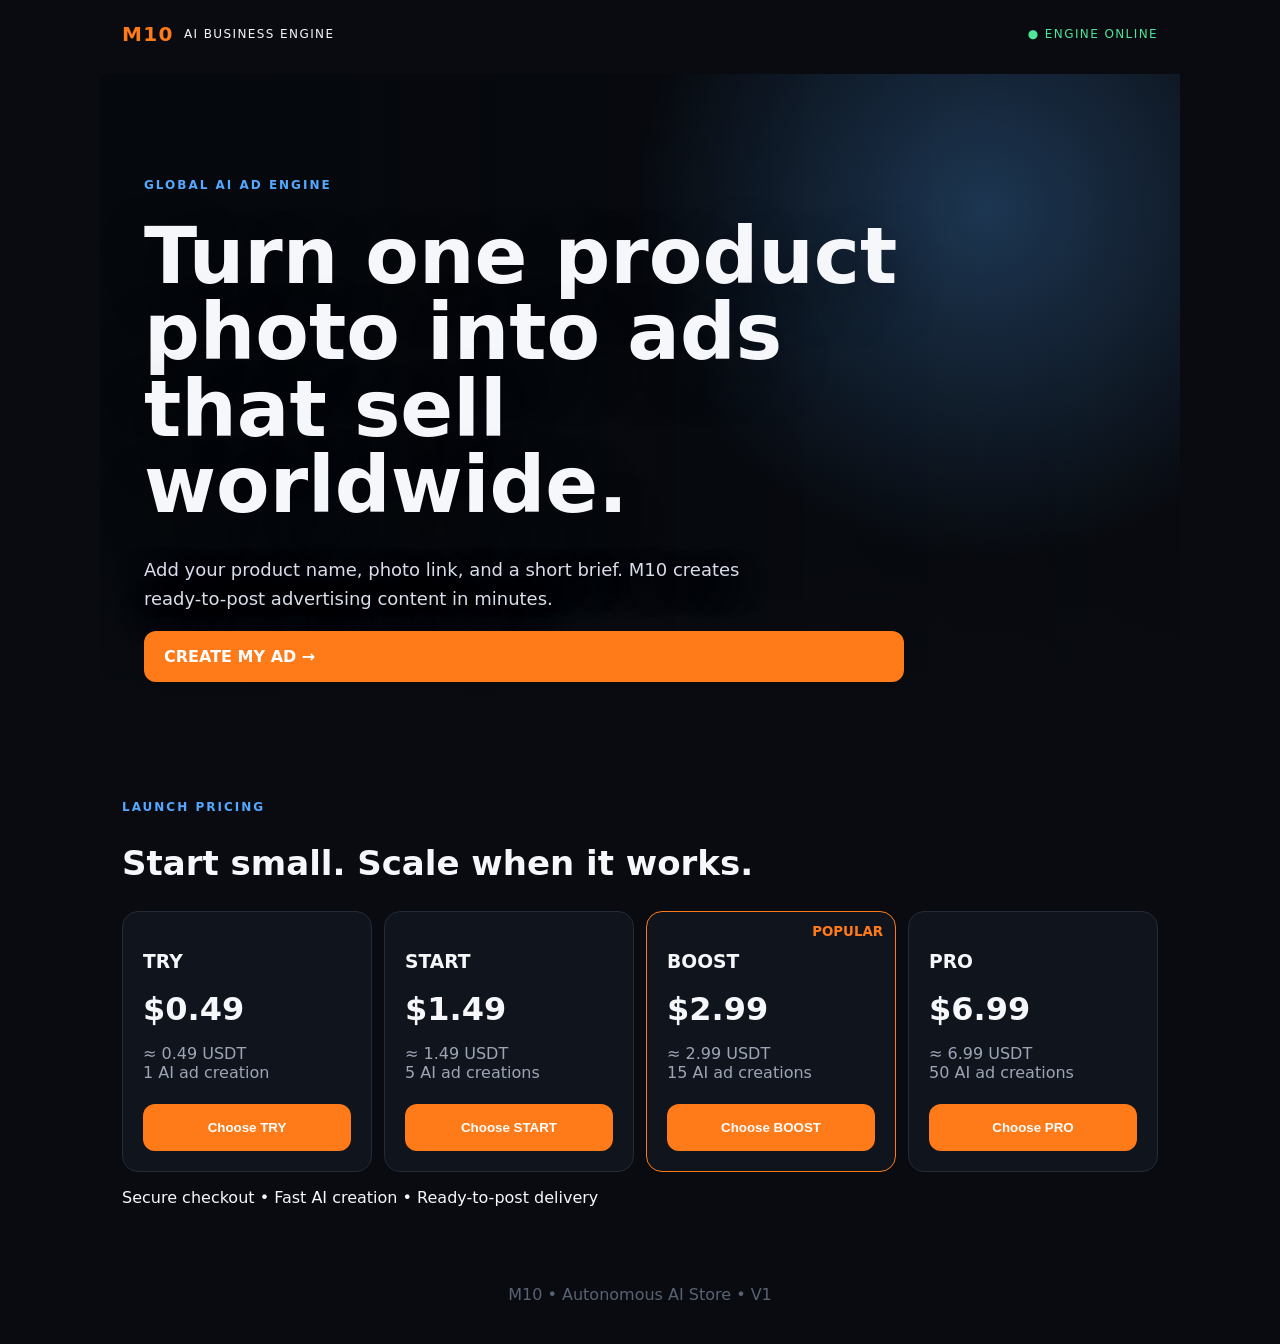
<file: index.html>
<!doctype html><html lang="en"><head><meta charset="utf-8"><meta name="viewport" content="width=device-width,initial-scale=1"><meta name="theme-color" content="#090b10"><title>M10 — AI Business Engine</title><link rel="stylesheet" href="styles.css?v=globe-hero-20261006"></head><body><main><header><div class="brand"><span class="mark">M10</span><span>AI BUSINESS ENGINE</span></div><span class="status">● ENGINE ONLINE</span></header><section class="hero"><p class="eyebrow">GLOBAL AI AD ENGINE</p><h1>Turn one product photo into ads that sell worldwide.</h1><p class="sub">Add your product name, photo link, and a short brief. M10 creates ready-to-post advertising content in minutes.</p><a class="primary" href="#plans">CREATE MY AD →</a></section><section id="plans"><p class="eyebrow">LAUNCH PRICING</p><h2>Start small. Scale when it works.</h2><div class="plans"><article><h3>TRY</h3><strong>$0.49</strong><p>≈ 0.49 USDT<br>1 AI ad creation</p><button data-plan="TRY" data-price=".49">Choose TRY</button></article><article><h3>START</h3><strong>$1.49</strong><p>≈ 1.49 USDT<br>5 AI ad creations</p><button data-plan="START" data-price="1.49">Choose START</button></article><article class="hot"><small>POPULAR</small><h3>BOOST</h3><strong>$2.99</strong><p>≈ 2.99 USDT<br>15 AI ad creations</p><button data-plan="BOOST" data-price="2.99">Choose BOOST</button></article><article><h3>PRO</h3><strong>$6.99</strong><p>≈ 6.99 USDT<br>50 AI ad creations</p><button data-plan="PRO" data-price="6.99">Choose PRO</button></article></div></section><section id="order" class="order hidden"><p class="eyebrow">NEW ORDER</p><h2 id="orderTitle">Create your ad</h2><label>Product / business name<input id="product" placeholder="Example: WIGHS Hoodie"></label><label>Product photo link<input id="photo" placeholder="Paste product image URL, Instagram image link, or store product link"></label><label>Your Telegram username or email<input id="contact" placeholder="Example: @username or email@example.com"></label><label>Target language<select id="language"><option>English</option><option>Türkçe</option><option>العربية</option><option>Español</option><option>Deutsch</option><option>Français</option></select></label><label>What should we promote?<textarea id="brief" placeholder="Tell M10 what makes the product special..."></textarea></label><button id="continue" class="primary">CONTINUE TO PAYMENT →</button><div id="payment" class="hidden"><p class="eyebrow">PAYMENT</p><h3>Pay with USDT TRC20</h3><button class="pay" data-method="crypto">₮ Pay with USDT</button><p class="note">Pay only with USDT on Tron (TRC20). M10 gives each order an exact USDT amount, then checks the wallet automatically after payment. No customer TXID is required.</p></div></section><section class="customer-note"><p>Secure checkout • Fast AI creation • Ready-to-post delivery</p></section></main><footer>M10 • Autonomous AI Store • V1</footer><script src="app.js?v=auto-usdt-check-20261006"></script></body></html>
</file>
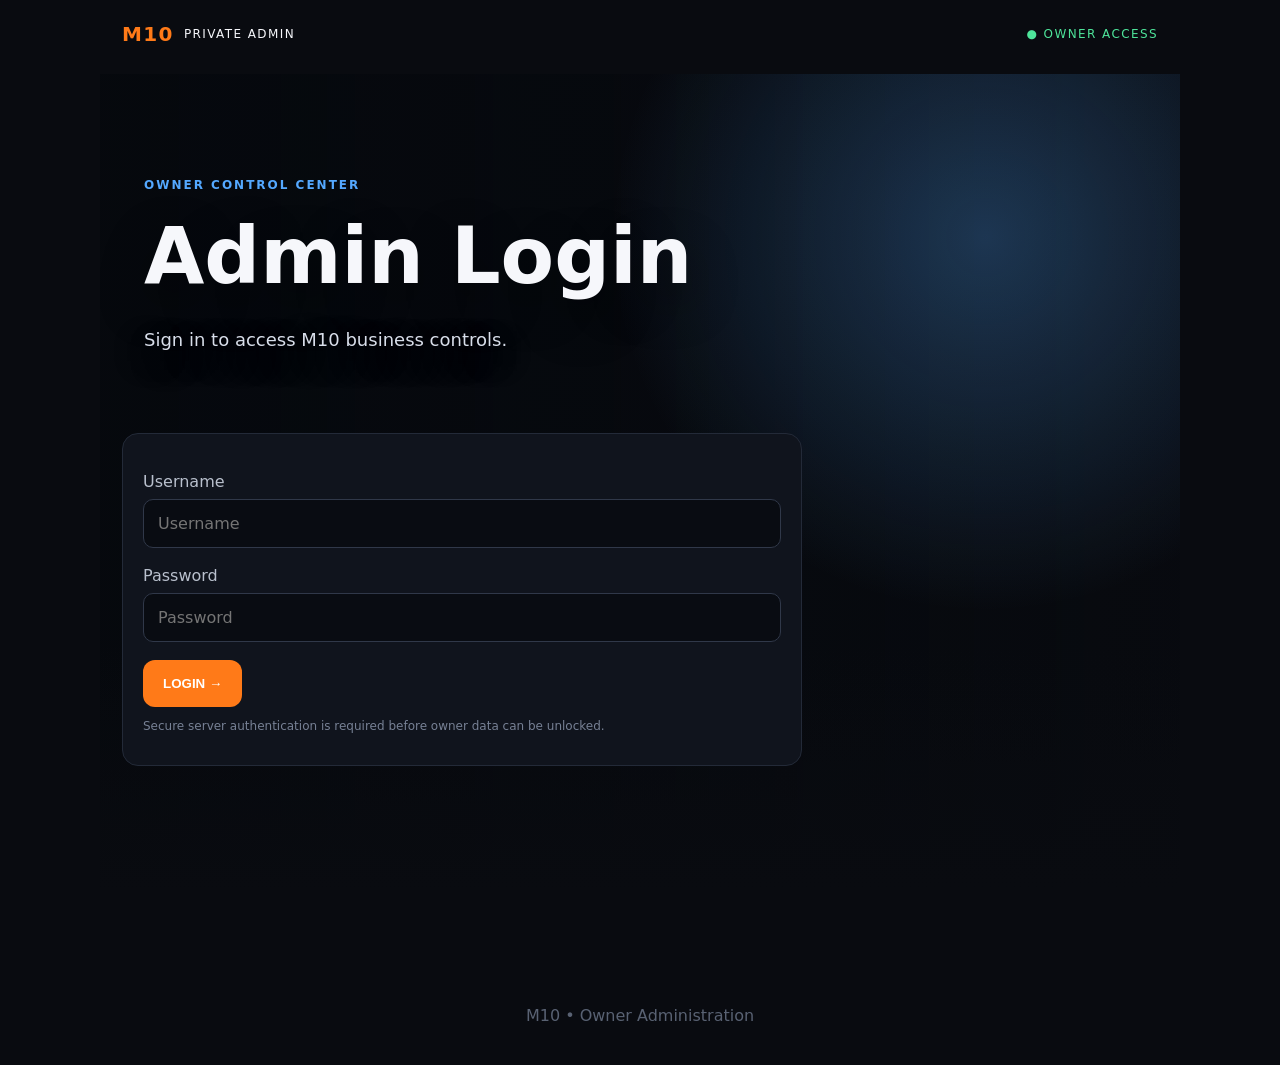
<file: admin.html>
<!doctype html><html lang="en"><head><meta charset="utf-8"><meta name="viewport" content="width=device-width,initial-scale=1"><meta name="theme-color" content="#090b10"><title>M10 Admin Login</title><link rel="stylesheet" href="styles.css"></head><body><main><header><div class="brand"><span class="mark">M10</span><span>PRIVATE ADMIN</span></div><span class="status">● OWNER ACCESS</span></header><section class="hero admin-login"><p class="eyebrow">OWNER CONTROL CENTER</p><h1>Admin Login</h1><p class="sub">Sign in to access M10 business controls.</p><form id="adminLogin" class="order"><label>Username<input id="adminUser" autocomplete="username" required placeholder="Username"></label><label>Password<input id="adminPass" type="password" autocomplete="current-password" required placeholder="Password"></label><button class="primary" type="submit">LOGIN →</button><p id="loginMsg" class="note">Secure server authentication is required before owner data can be unlocked.</p></form></section><section id="adminPanel" class="hidden"><p class="eyebrow">OWNER DASHBOARD</p><h2>M10 Admin</h2><section class="stats"><div><b>—</b><span>Sales</span></div><div><b>—</b><span>Revenue</span></div><div><b>—</b><span>Net Profit</span></div><div><b>—</b><span>Withdrawable</span></div></section><section class="order"><p class="eyebrow">ORDERS</p><h2>Verified orders</h2><p class="sub">Only server-verified payments will appear here.</p></section></section></main><footer>M10 • Owner Administration</footer><script src="admin.js"></script></body></html>
</file>
<file: styles.css>
:root{font-family:Inter,ui-sans-serif,system-ui,-apple-system,sans-serif;color:#f6f7fb;background:#090b10}*{box-sizing:border-box}body{margin:0;background:#090b10}main{max-width:1080px;margin:auto;padding:22px}header{display:flex;justify-content:space-between;align-items:center;font-size:12px;letter-spacing:1.4px;position:relative;z-index:2}.brand{display:flex;gap:10px;align-items:center}.mark{font-size:20px;font-weight:900;color:#ff7a18}.status{color:#4ee49a}.hero{min-height:560px;margin:28px -22px 54px;padding:92px 22px 64px;display:flex;flex-direction:column;justify-content:center;max-width:none;position:relative;overflow:hidden;background:linear-gradient(90deg,rgba(5,8,13,.94),rgba(5,8,13,.72) 48%,rgba(5,8,13,.32)),url('https://images.unsplash.com/photo-1614730321146-b6fa6a46bcb4?auto=format&fit=crop&w=1800&q=85') center/cover no-repeat}.hero:after{content:"";position:absolute;inset:0;background:radial-gradient(circle at 82% 20%,rgba(84,168,255,.28),transparent 34%),linear-gradient(180deg,transparent 70%,#090b10 100%);pointer-events:none}.hero>*{position:relative;z-index:1;max-width:760px;margin-left:22px}.eyebrow{color:#54a8ff;font-weight:800;letter-spacing:2px;font-size:12px}h1{font-size:clamp(42px,8vw,78px);line-height:.98;margin:14px 0;text-shadow:0 18px 50px rgba(0,0,0,.45)}h2{font-size:34px}.sub{font-size:18px;color:#d8deea;line-height:1.6;max-width:620px;text-shadow:0 12px 32px rgba(0,0,0,.55)}.primary,button{display:inline-block;border:0;border-radius:12px;background:#ff7a18;color:white;font-weight:900;padding:16px 20px;text-decoration:none;cursor:pointer}.secondary{display:inline-block;border:1px solid #2f8cff;border-radius:12px;background:#102033;color:#78b9ff;font-weight:900;padding:14px 18px;text-decoration:none;margin:12px 0}.stats{display:grid;grid-template-columns:repeat(4,1fr);gap:10px;margin:18px 0 70px}.stats div,.plans article,.order{background:#10141d;border:1px solid #232a38;border-radius:16px;padding:20px}.stats b{display:block;font-size:25px}.stats span{color:#8f98aa;font-size:12px}.plans{display:grid;grid-template-columns:repeat(4,1fr);gap:12px}.plans article{position:relative}.plans .hot{border-color:#ff7a18}.plans small{position:absolute;right:12px;top:12px;color:#ff7a18;font-weight:900}.plans strong{font-size:32px}.plans p{color:#9da5b5;min-height:44px}.plans button{width:100%}.order{margin:60px 0;max-width:680px}.hidden{display:none}label{display:block;margin:18px 0;color:#b9c0cd}input,select,textarea{width:100%;margin-top:8px;background:#090c12;border:1px solid #303849;border-radius:10px;color:white;padding:14px;font:inherit}textarea{min-height:110px}.note{font-size:12px;color:#778195}.danger{background:#231714;border:1px solid #74351e;color:#ffd1bd;border-radius:12px;padding:12px;line-height:1.45}.manual-pay{margin-top:18px;background:#0b1018;border:1px solid #304057;border-radius:14px;padding:18px}.payment-grid{display:grid;grid-template-columns:110px 1fr;gap:10px;margin:16px 0;background:#090c12;border:1px solid #242d3d;border-radius:12px;padding:14px}.payment-grid span{color:#8e97aa}.payment-grid strong{word-break:break-word}.copy-row{display:grid;grid-template-columns:1fr auto;gap:8px;align-items:end}.copy-row button{margin-top:8px;padding:14px 16px}#walletAddress{font-size:14px;letter-spacing:.2px}.generated-ad{margin-top:18px;background:#08111c;border:1px solid #24486b;border-radius:14px;padding:16px}.generated-ad pre{white-space:pre-wrap;word-break:break-word;background:#05080d;border:1px solid #1b2b3c;border-radius:12px;color:#e9f3ff;padding:14px;line-height:1.55;font:14px/1.55 Inter,ui-sans-serif,system-ui,-apple-system,sans-serif}.generated-ad button{background:#2f8cff}footer{text-align:center;color:#596273;padding:40px}@media(max-width:720px){.stats{grid-template-columns:1fr 1fr}.plans{grid-template-columns:1fr 1fr}.hero{min-height:520px;padding-top:70px;background-position:center right}.hero>*{margin-left:0}}@media(max-width:460px){main{padding:17px}.hero{margin:22px -17px 42px;padding-left:17px;padding-right:17px}.plans{grid-template-columns:1fr}header .brand span:last-child{display:none}.copy-row{grid-template-columns:1fr}.payment-grid{grid-template-columns:1fr}}
</file>
